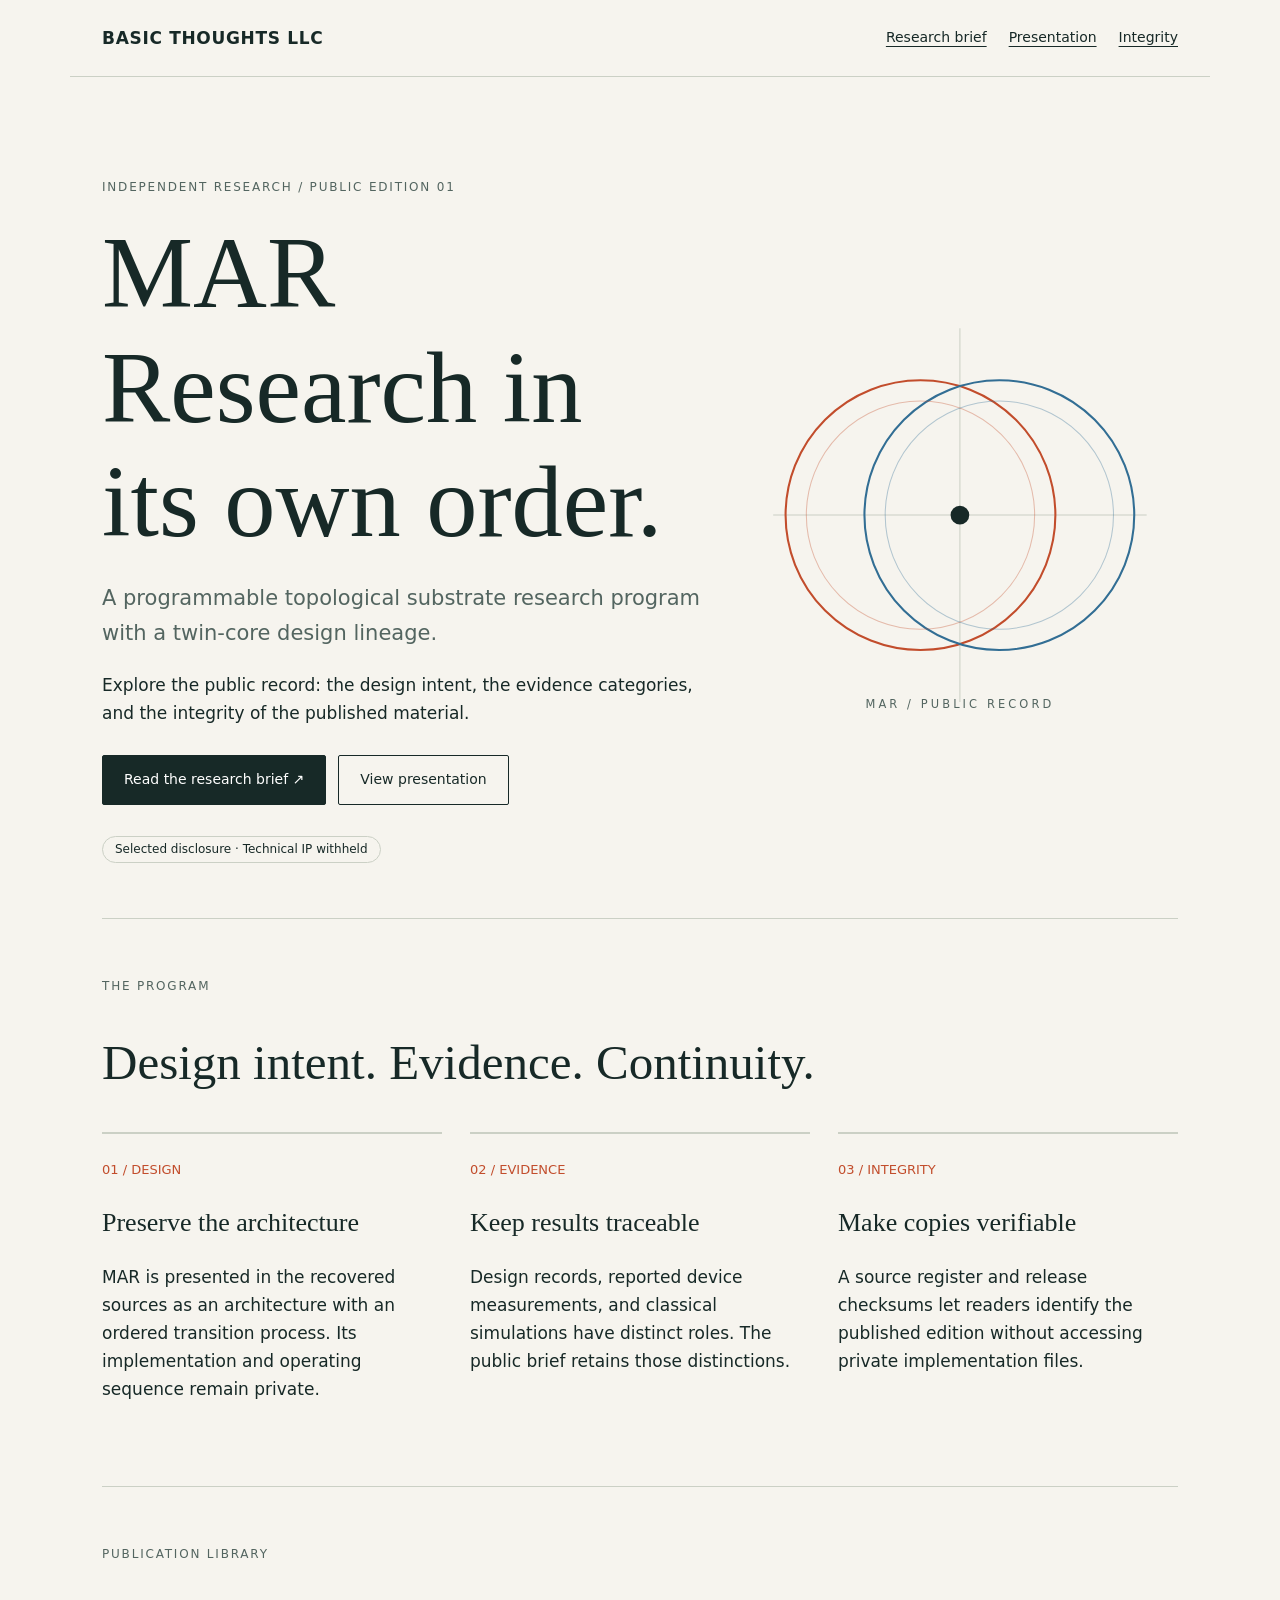
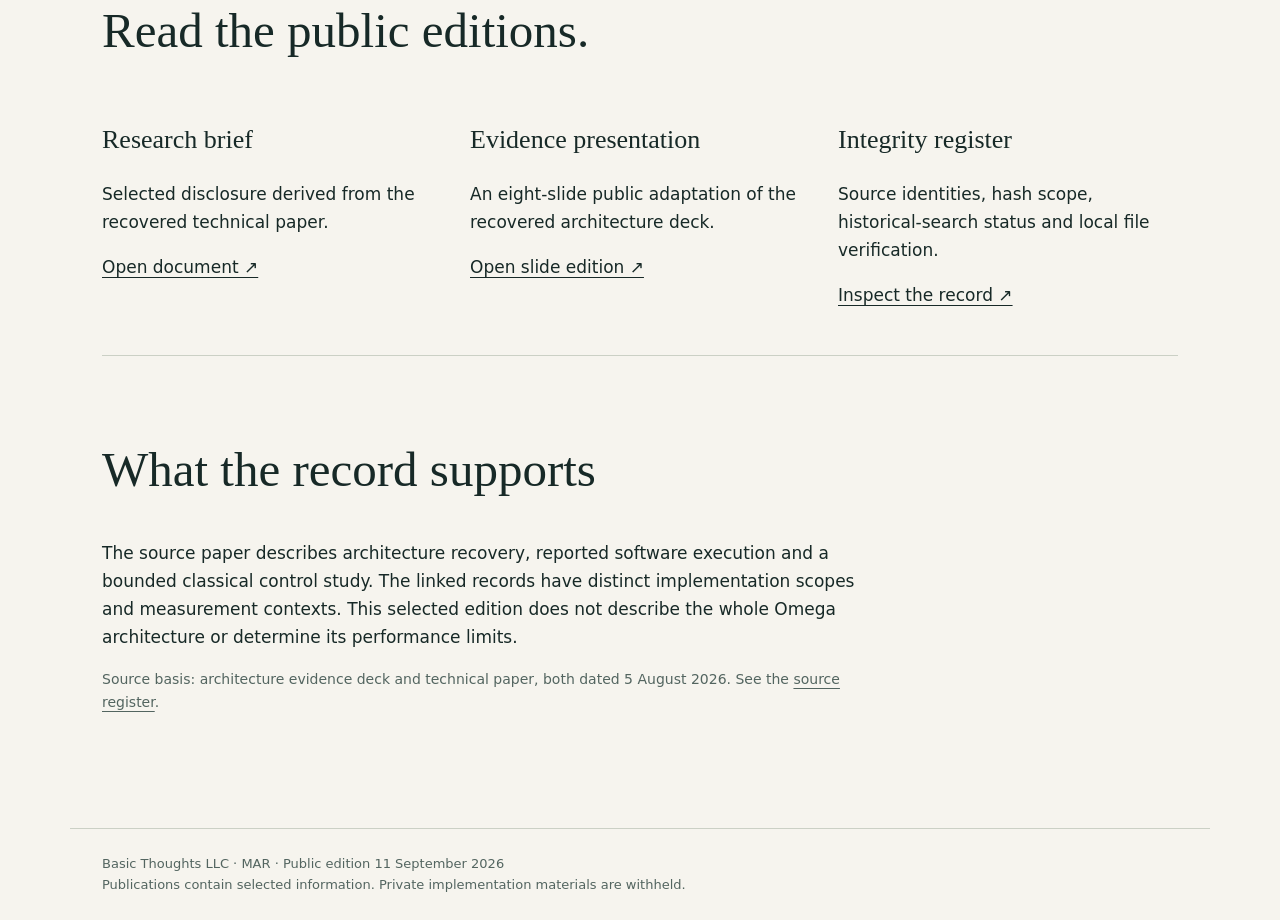
<file: research/mar/index.html>
<!doctype html>
<html lang="en"><head><meta charset="utf-8"><meta name="viewport" content="width=device-width, initial-scale=1"><meta name="description" content="Basic Thoughts LLC — MAR public research overview, redacted publications and integrity records."><meta name="referrer" content="no-referrer"><title>MAR — Public research | Basic Thoughts LLC</title><link rel="stylesheet" href="style.css"></head><body><header><a class="brand" href="index.html">BASIC THOUGHTS LLC</a><nav aria-label="Main"><a href="brief.html">Research brief</a><a href="presentation.html">Presentation</a><a href="integrity.html">Integrity</a></nav></header><main class=""><section class="hero"><div><p class="eyebrow">Independent research / Public edition 01</p><h1>MAR<br>Research in<br>its own order.</h1><p class="lead">A programmable topological substrate research program with a twin-core design lineage.</p><p>Explore the public record: the design intent, the evidence categories, and the integrity of the published material.</p><div class="actions"><a class="button" href="brief.html">Read the research brief ↗</a><a class="button secondary" href="presentation.html">View presentation</a></div><span class="tag">Selected disclosure · Technical IP withheld</span></div><svg viewBox="0 0 420 430" role="img" aria-label="MAR publication emblem: two overlapping rings"><g fill="none" stroke-width="1"><path d="M30 215H390M210 35V395" stroke="#cbd0c5"/><circle cx="172" cy="215" r="130" stroke="#c24d2c" stroke-width="2"/><circle cx="248" cy="215" r="130" stroke="#326e94" stroke-width="2"/><circle cx="172" cy="215" r="110" stroke="#c24d2c" opacity=".35"/><circle cx="248" cy="215" r="110" stroke="#326e94" opacity=".35"/><circle cx="210" cy="215" r="9" fill="#172927"/></g><text x="210" y="401" text-anchor="middle" fill="#536560" font-size="11" letter-spacing="3">MAR / PUBLIC RECORD</text></svg></section><section class="rule"><p class="eyebrow">The program</p><h2>Design intent. Evidence. Continuity.</h2><div class="grid"><article class="card"><span class="number">01 / DESIGN</span><h3>Preserve the architecture</h3><p>MAR is presented in the recovered sources as an architecture with an ordered transition process. Its implementation and operating sequence remain private.</p></article><article class="card"><span class="number">02 / EVIDENCE</span><h3>Keep results traceable</h3><p>Design records, reported device measurements, and classical simulations have distinct roles. The public brief retains those distinctions.</p></article><article class="card"><span class="number">03 / INTEGRITY</span><h3>Make copies verifiable</h3><p>A source register and release checksums let readers identify the published edition without accessing private implementation files.</p></article></div></section><section class="rule"><p class="eyebrow">Publication library</p><h2>Read the public editions.</h2><div class="grid"><article><h3>Research brief</h3><p>Selected disclosure derived from the recovered technical paper.</p><a href="brief.html">Open document ↗</a></article><article><h3>Evidence presentation</h3><p>An eight-slide public adaptation of the recovered architecture deck.</p><a href="presentation.html">Open slide edition ↗</a></article><article><h3>Integrity register</h3><p>Source identities, hash scope, historical-search status and local file verification.</p><a href="integrity.html">Inspect the record ↗</a></article></div></section><section class="rule"><h2>What the record supports</h2><p>The source paper describes architecture recovery, reported software execution and a bounded classical control study. The linked records have distinct implementation scopes and measurement contexts. This selected edition does not describe the whole Omega architecture or determine its performance limits.</p><p class="small">Source basis: architecture evidence deck and technical paper, both dated 5 August 2026. See the <a href="integrity.html">source register</a>.</p></section></main><footer>Basic Thoughts LLC · MAR · Public edition 11 September 2026<br>Publications contain selected information. Private implementation materials are withheld.</footer></body></html>
</file>
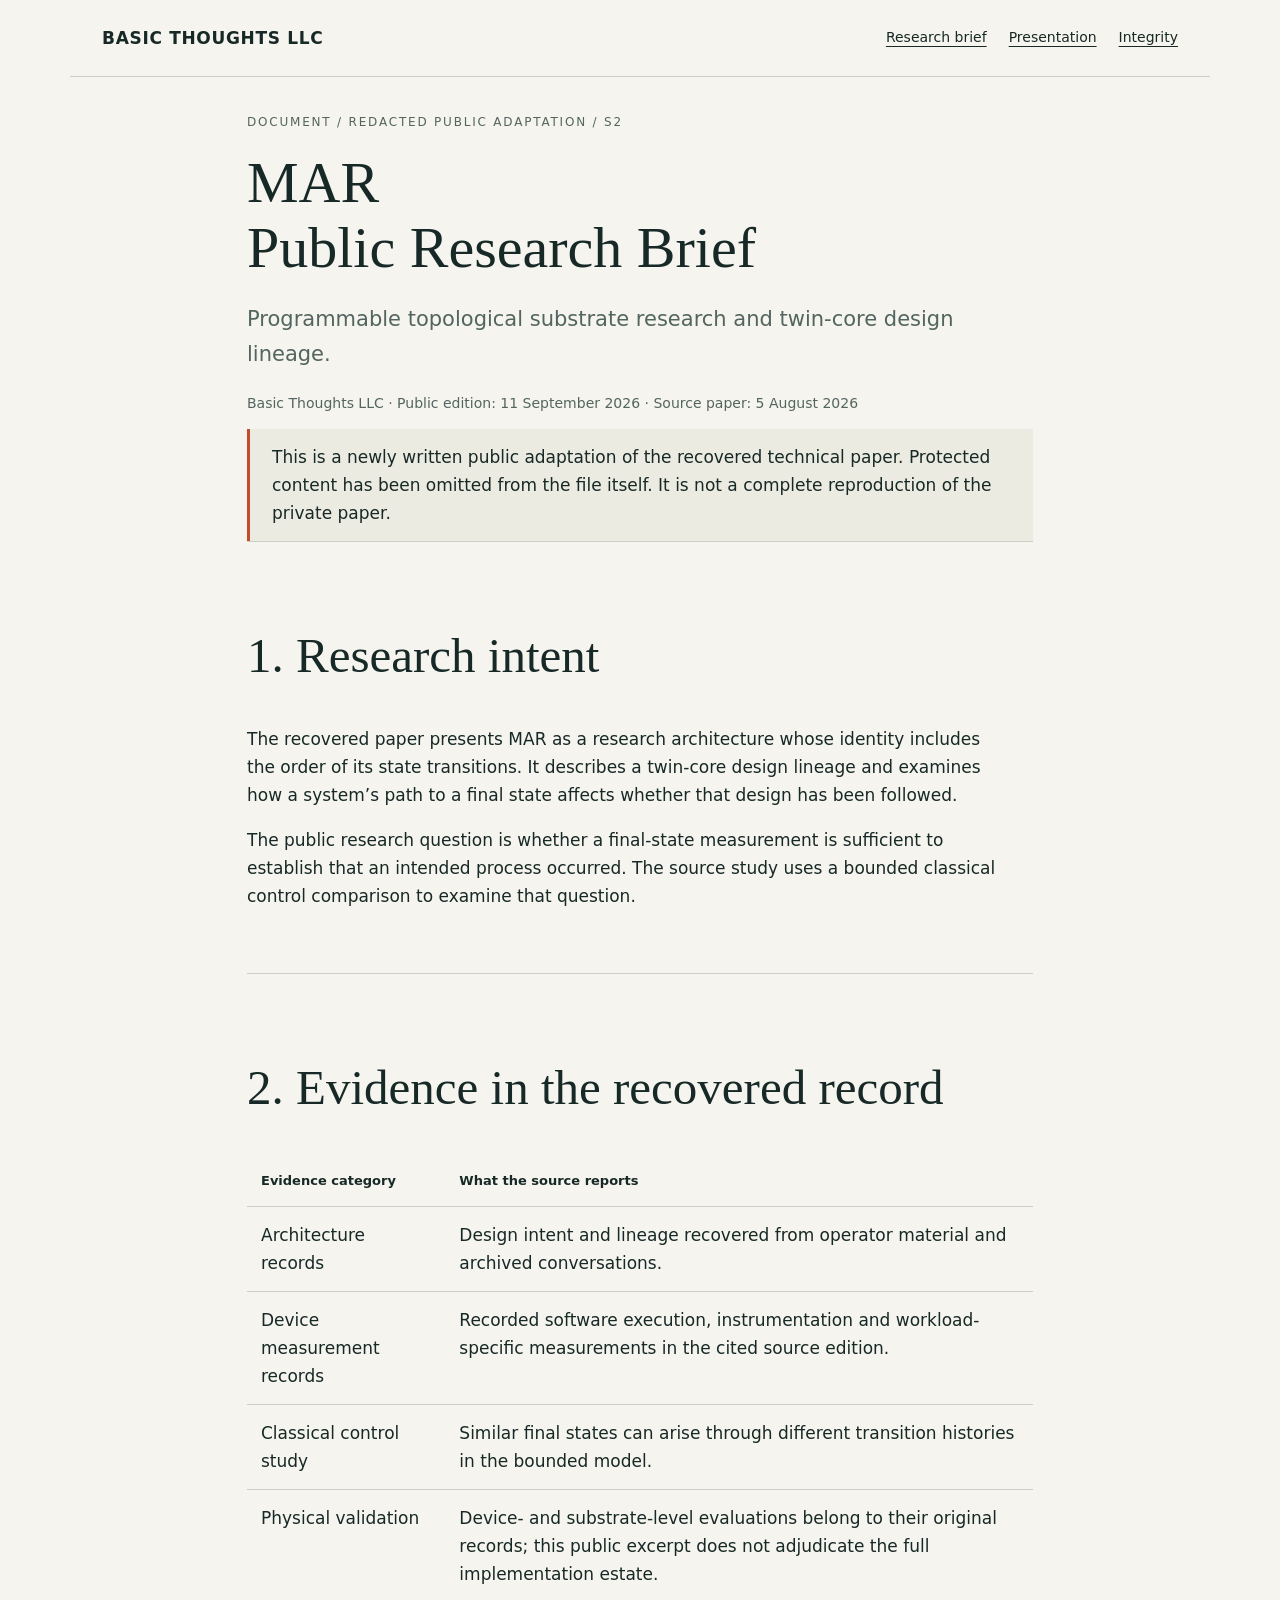
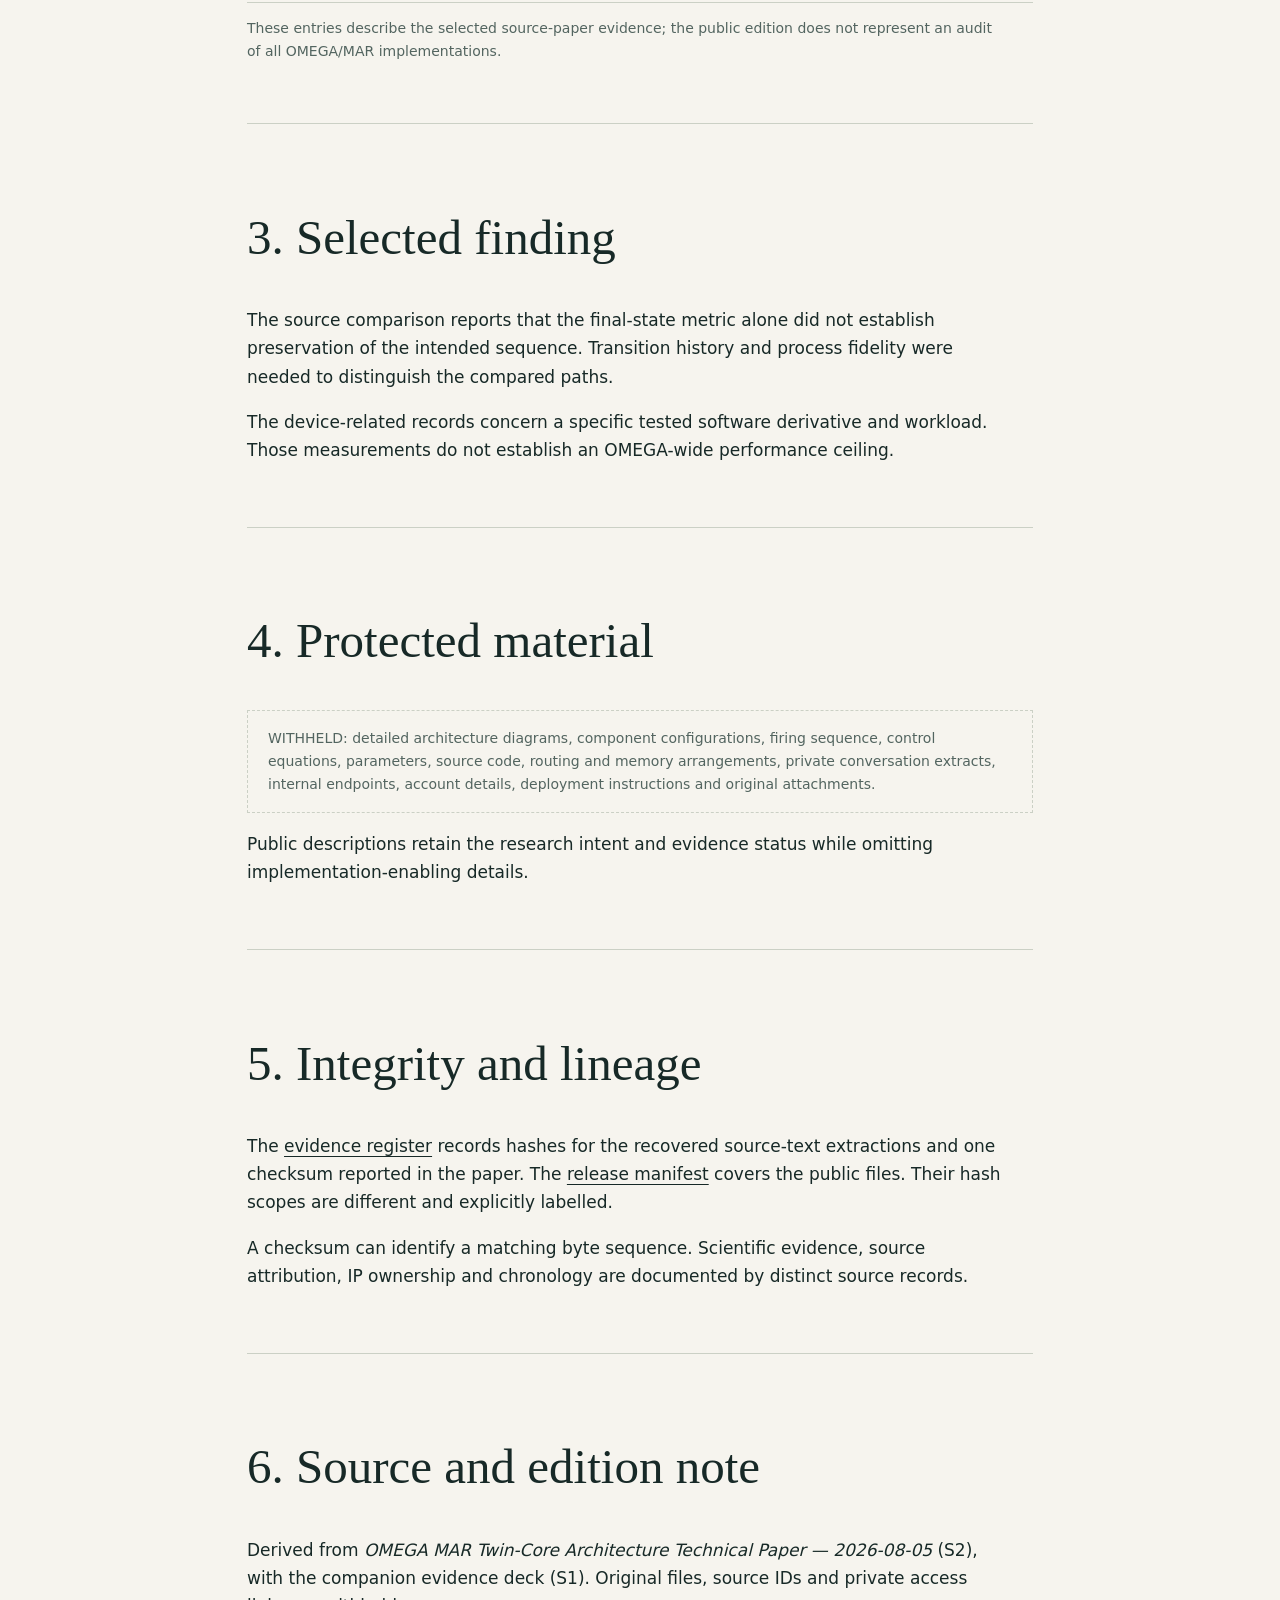
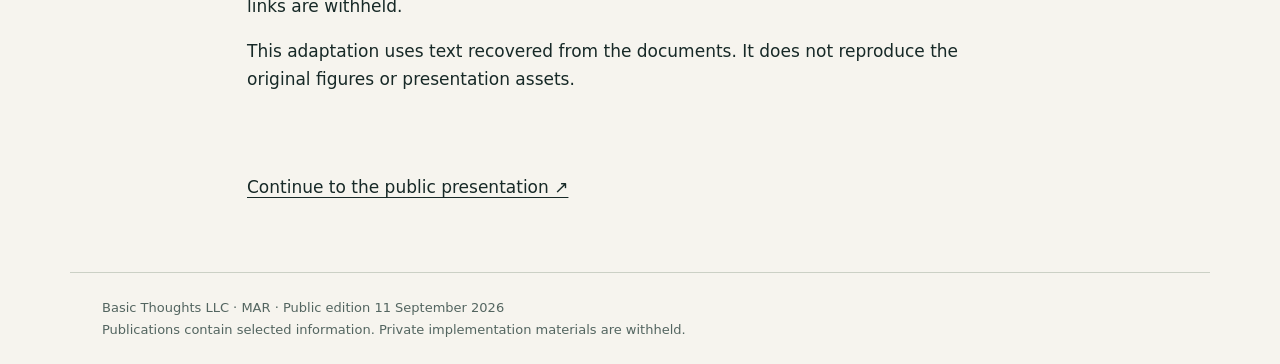
<file: research/mar/brief.html>
<!doctype html>
<html lang="en"><head><meta charset="utf-8"><meta name="viewport" content="width=device-width, initial-scale=1"><meta name="description" content="Basic Thoughts LLC — MAR public research overview, redacted publications and integrity records."><meta name="referrer" content="no-referrer"><title>MAR public research brief | Basic Thoughts LLC</title><link rel="stylesheet" href="style.css"></head><body><header><a class="brand" href="index.html">BASIC THOUGHTS LLC</a><nav aria-label="Main"><a href="brief.html">Research brief</a><a href="presentation.html">Presentation</a><a href="integrity.html">Integrity</a></nav></header><main class="document"><p class="eyebrow">Document / Redacted public adaptation / S2</p><h1>MAR<br>Public Research Brief</h1><p class="lead">Programmable topological substrate research and twin-core design lineage.</p><p class="small">Basic Thoughts LLC · Public edition: 11 September 2026 · Source paper: 5 August 2026</p><div class="notice">This is a newly written public adaptation of the recovered technical paper. Protected content has been omitted from the file itself. It is not a complete reproduction of the private paper.</div><section class="rule"><h2>1. Research intent</h2><p>The recovered paper presents MAR as a research architecture whose identity includes the order of its state transitions. It describes a twin-core design lineage and examines how a system’s path to a final state affects whether that design has been followed.</p><p>The public research question is whether a final-state measurement is sufficient to establish that an intended process occurred. The source study uses a bounded classical control comparison to examine that question.</p></section><section class="rule"><h2>2. Evidence in the recovered record</h2><table><thead><tr><th>Evidence category</th><th>What the source reports</th></tr></thead><tbody><tr><td>Architecture records</td><td>Design intent and lineage recovered from operator material and archived conversations.</td></tr><tr><td>Device measurement records</td><td>Recorded software execution, instrumentation and workload-specific measurements in the cited source edition.</td></tr><tr><td>Classical control study</td><td>Similar final states can arise through different transition histories in the bounded model.</td></tr><tr><td>Physical validation</td><td>Device- and substrate-level evaluations belong to their original records; this public excerpt does not adjudicate the full implementation estate.</td></tr></tbody></table><p class="small">These entries describe the selected source-paper evidence; the public edition does not represent an audit of all OMEGA/MAR implementations.</p></section><section class="rule"><h2>3. Selected finding</h2><p>The source comparison reports that the final-state metric alone did not establish preservation of the intended sequence. Transition history and process fidelity were needed to distinguish the compared paths.</p><p>The device-related records concern a specific tested software derivative and workload. Those measurements do not establish an OMEGA-wide performance ceiling.</p></section><section class="rule"><h2>4. Protected material</h2><div class="redacted">WITHHELD: detailed architecture diagrams, component configurations, firing sequence, control equations, parameters, source code, routing and memory arrangements, private conversation extracts, internal endpoints, account details, deployment instructions and original attachments.</div><p>Public descriptions retain the research intent and evidence status while omitting implementation-enabling details.</p></section><section class="rule"><h2>5. Integrity and lineage</h2><p>The <a href="evidence-register.json">evidence register</a> records hashes for the recovered source-text extractions and one checksum reported in the paper. The <a href="SHA256SUMS">release manifest</a> covers the public files. Their hash scopes are different and explicitly labelled.</p><p>A checksum can identify a matching byte sequence. Scientific evidence, source attribution, IP ownership and chronology are documented by distinct source records.</p></section><section class="rule"><h2>6. Source and edition note</h2><p>Derived from <em>OMEGA MAR Twin-Core Architecture Technical Paper — 2026-08-05</em> (S2), with the companion evidence deck (S1). Original files, source IDs and private access links are withheld.</p><p>This adaptation uses text recovered from the documents. It does not reproduce the original figures or presentation assets.</p></section><p><a href="presentation.html">Continue to the public presentation ↗</a></p></main><footer>Basic Thoughts LLC · MAR · Public edition 11 September 2026<br>Publications contain selected information. Private implementation materials are withheld.</footer></body></html>
</file>
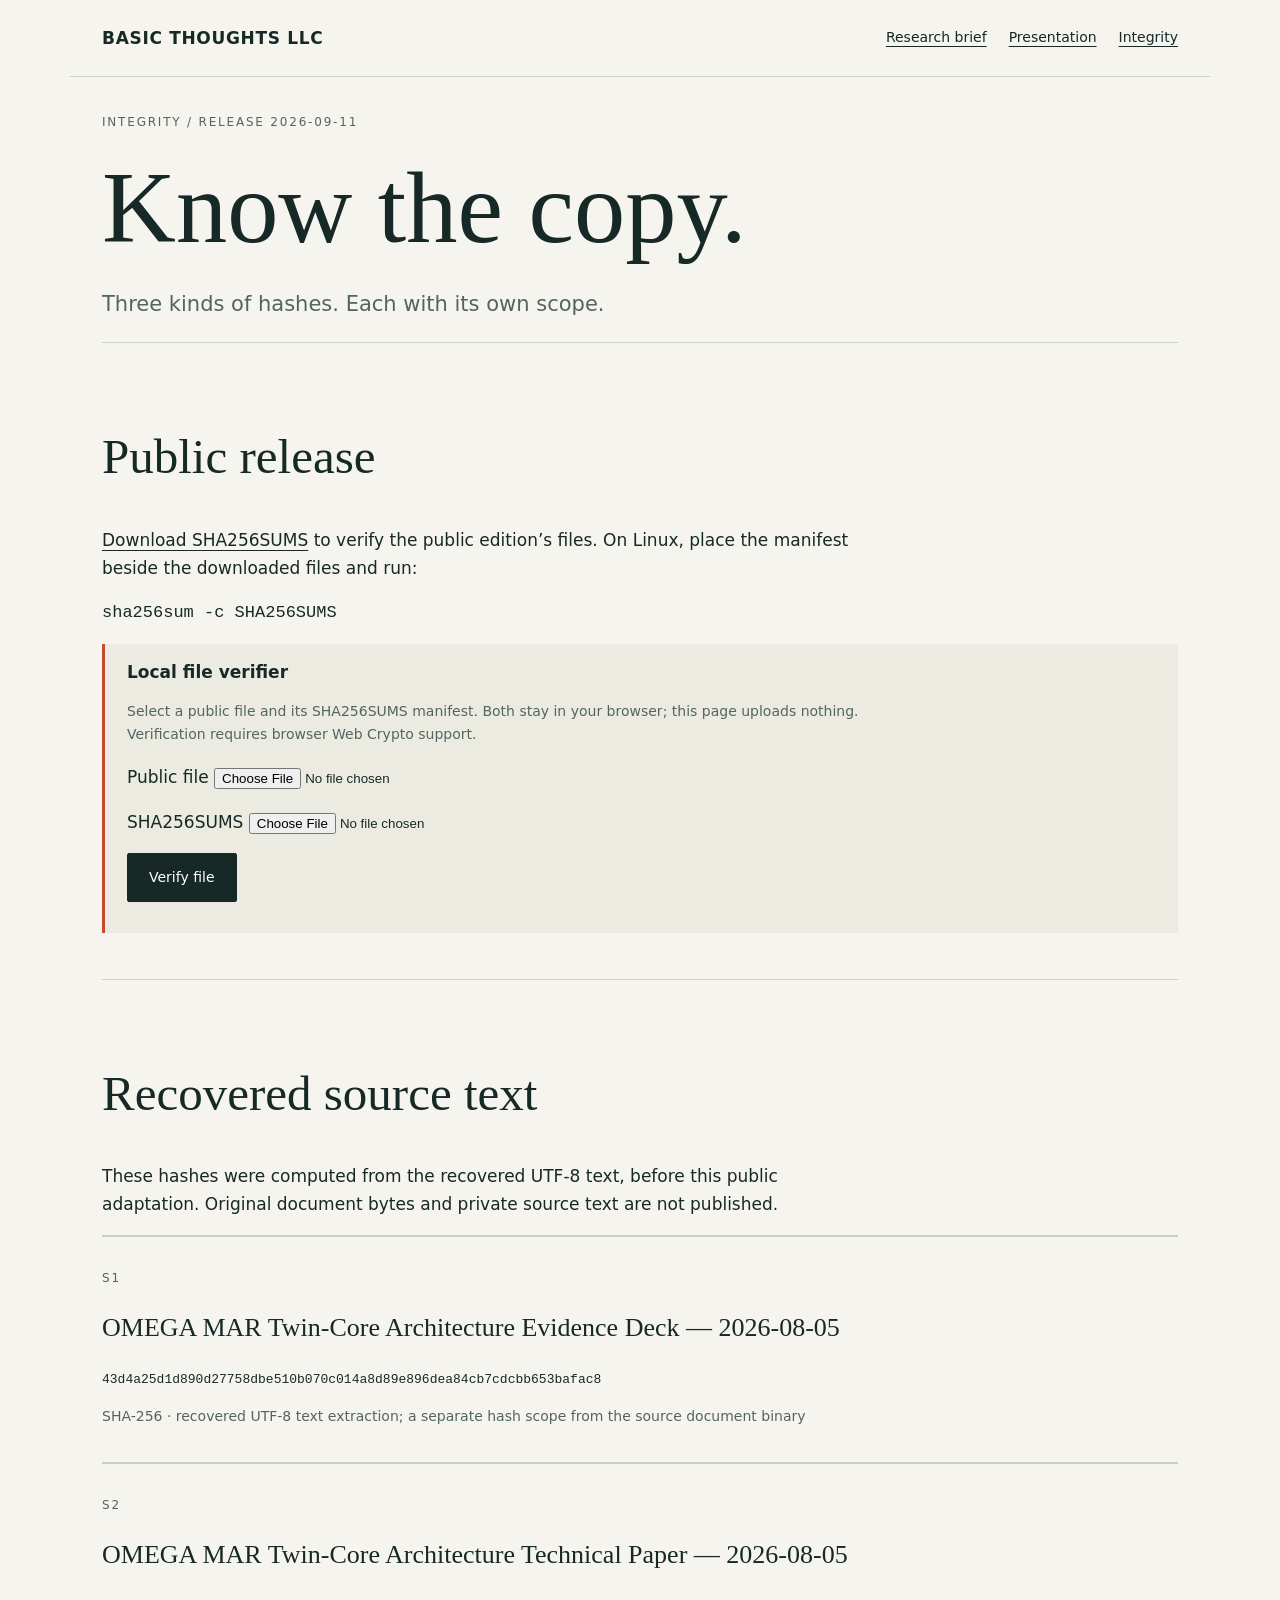
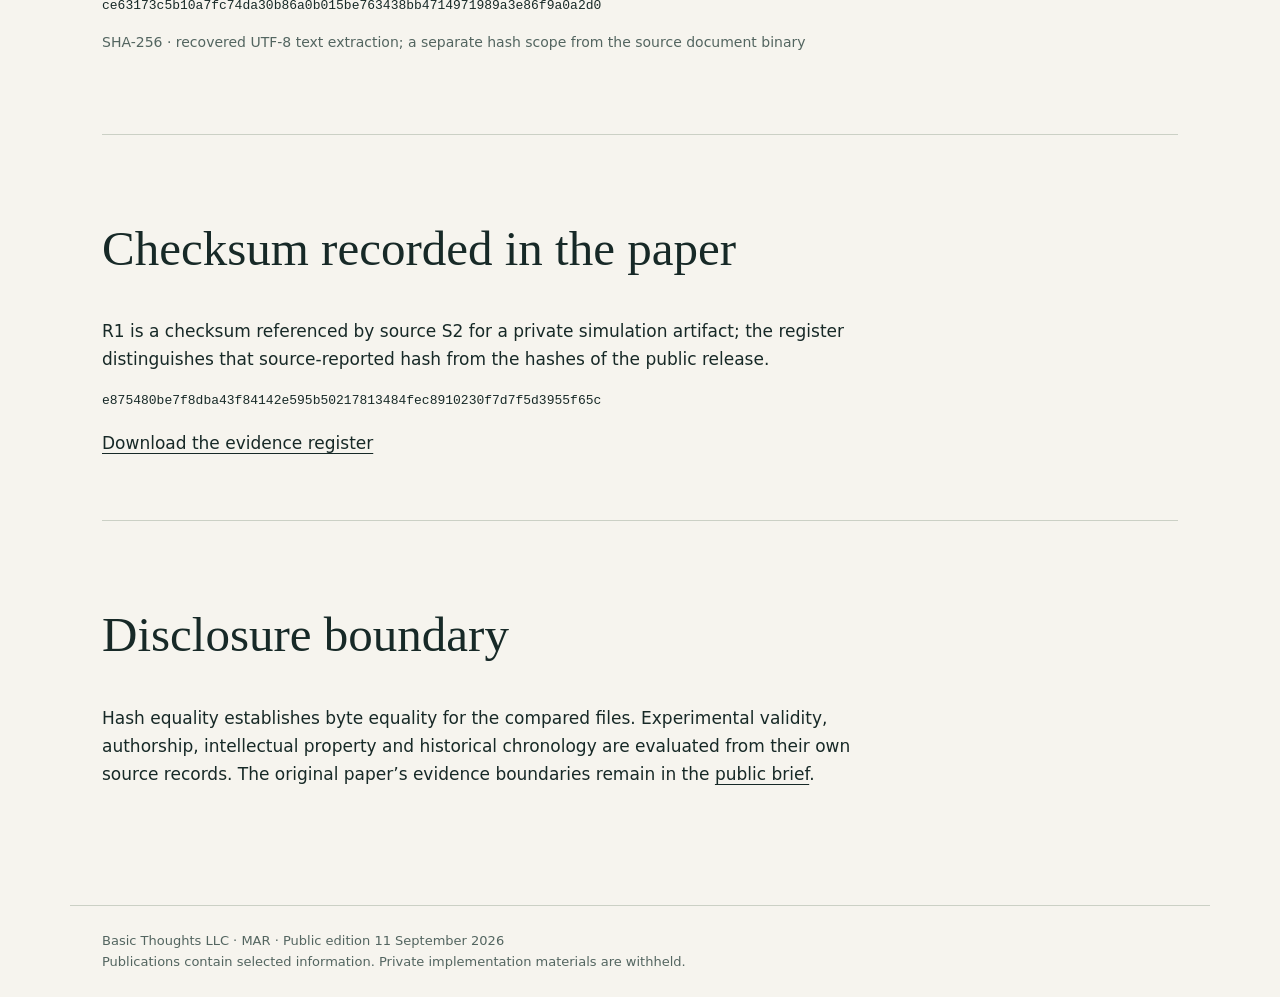
<file: research/mar/integrity.html>
<!doctype html>
<html lang="en"><head><meta charset="utf-8"><meta name="viewport" content="width=device-width, initial-scale=1"><meta name="description" content="Basic Thoughts LLC — MAR public research overview, redacted publications and integrity records."><meta name="referrer" content="no-referrer"><title>MAR integrity register | Basic Thoughts LLC</title><link rel="stylesheet" href="style.css"></head><body><header><a class="brand" href="index.html">BASIC THOUGHTS LLC</a><nav aria-label="Main"><a href="brief.html">Research brief</a><a href="presentation.html">Presentation</a><a href="integrity.html">Integrity</a></nav></header><main class=""><p class="eyebrow">Integrity / Release 2026-09-11</p><h1>Know the copy.</h1><p class="lead">Three kinds of hashes. Each with its own scope.</p><section class="rule"><h2>Public release</h2><p><a href="SHA256SUMS" download>Download SHA256SUMS</a> to verify the public edition’s files. On Linux, place the manifest beside the downloaded files and run:</p><pre>sha256sum -c SHA256SUMS</pre><div class="notice"><strong>Local file verifier</strong><p class="small">Select a public file and its SHA256SUMS manifest. Both stay in your browser; this page uploads nothing. Verification requires browser Web Crypto support.</p><p><label>Public file <input id="file" type="file"></label></p><p><label>SHA256SUMS <input id="manifest" type="file"></label></p><button class="button" id="verify" type="button">Verify file</button><p id="result" role="status" aria-live="polite"></p></div></section><section class="rule"><h2>Recovered source text</h2><p>These hashes were computed from the recovered UTF-8 text, before this public adaptation. Original document bytes and private source text are not published.</p><article class="card"><p class="eyebrow">S1</p><h3>OMEGA MAR Twin-Core Architecture Evidence Deck — 2026-08-05</h3><p class="hash">43d4a25d1d890d27758dbe510b070c014a8d89e896dea84cb7cdcbb653bafac8</p><p class="small">SHA-256 · recovered UTF-8 text extraction; a separate hash scope from the source document binary</p></article><article class="card"><p class="eyebrow">S2</p><h3>OMEGA MAR Twin-Core Architecture Technical Paper — 2026-08-05</h3><p class="hash">ce63173c5b10a7fc74da30b86a0b015be763438bb4714971989a3e86f9a0a2d0</p><p class="small">SHA-256 · recovered UTF-8 text extraction; a separate hash scope from the source document binary</p></article></section><section class="rule"><h2>Checksum recorded in the paper</h2><p>R1 is a checksum referenced by source S2 for a private simulation artifact; the register distinguishes that source-reported hash from the hashes of the public release.</p><p class="hash">e875480be7f8dba43f84142e595b50217813484fec8910230f7d7f5d3955f65c</p><p><a href="evidence-register.json">Download the evidence register</a></p></section><section class="rule"><h2>Disclosure boundary</h2><p>Hash equality establishes byte equality for the compared files. Experimental validity, authorship, intellectual property and historical chronology are evaluated from their own source records. The original paper’s evidence boundaries remain in the <a href="brief.html">public brief</a>.</p></section><script src="verify.js" defer></script></main><footer>Basic Thoughts LLC · MAR · Public edition 11 September 2026<br>Publications contain selected information. Private implementation materials are withheld.</footer></body></html>
</file>
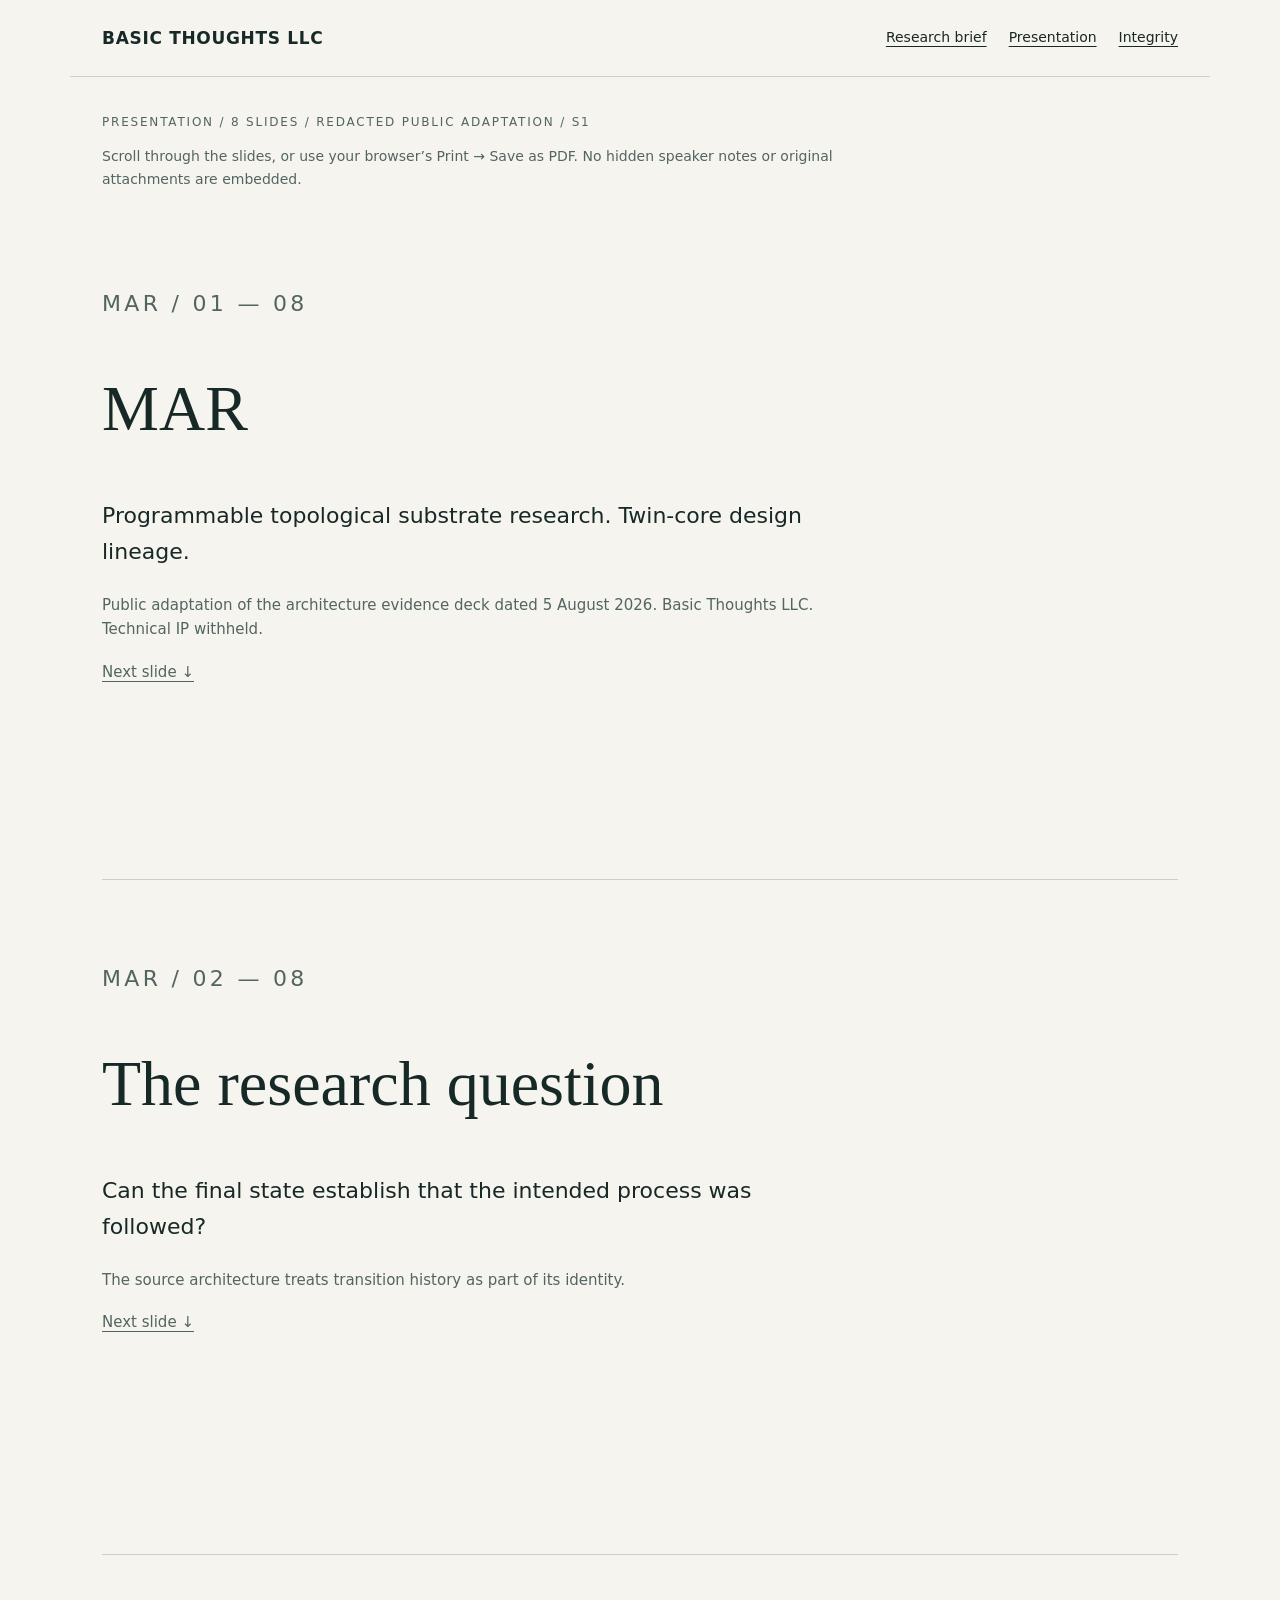
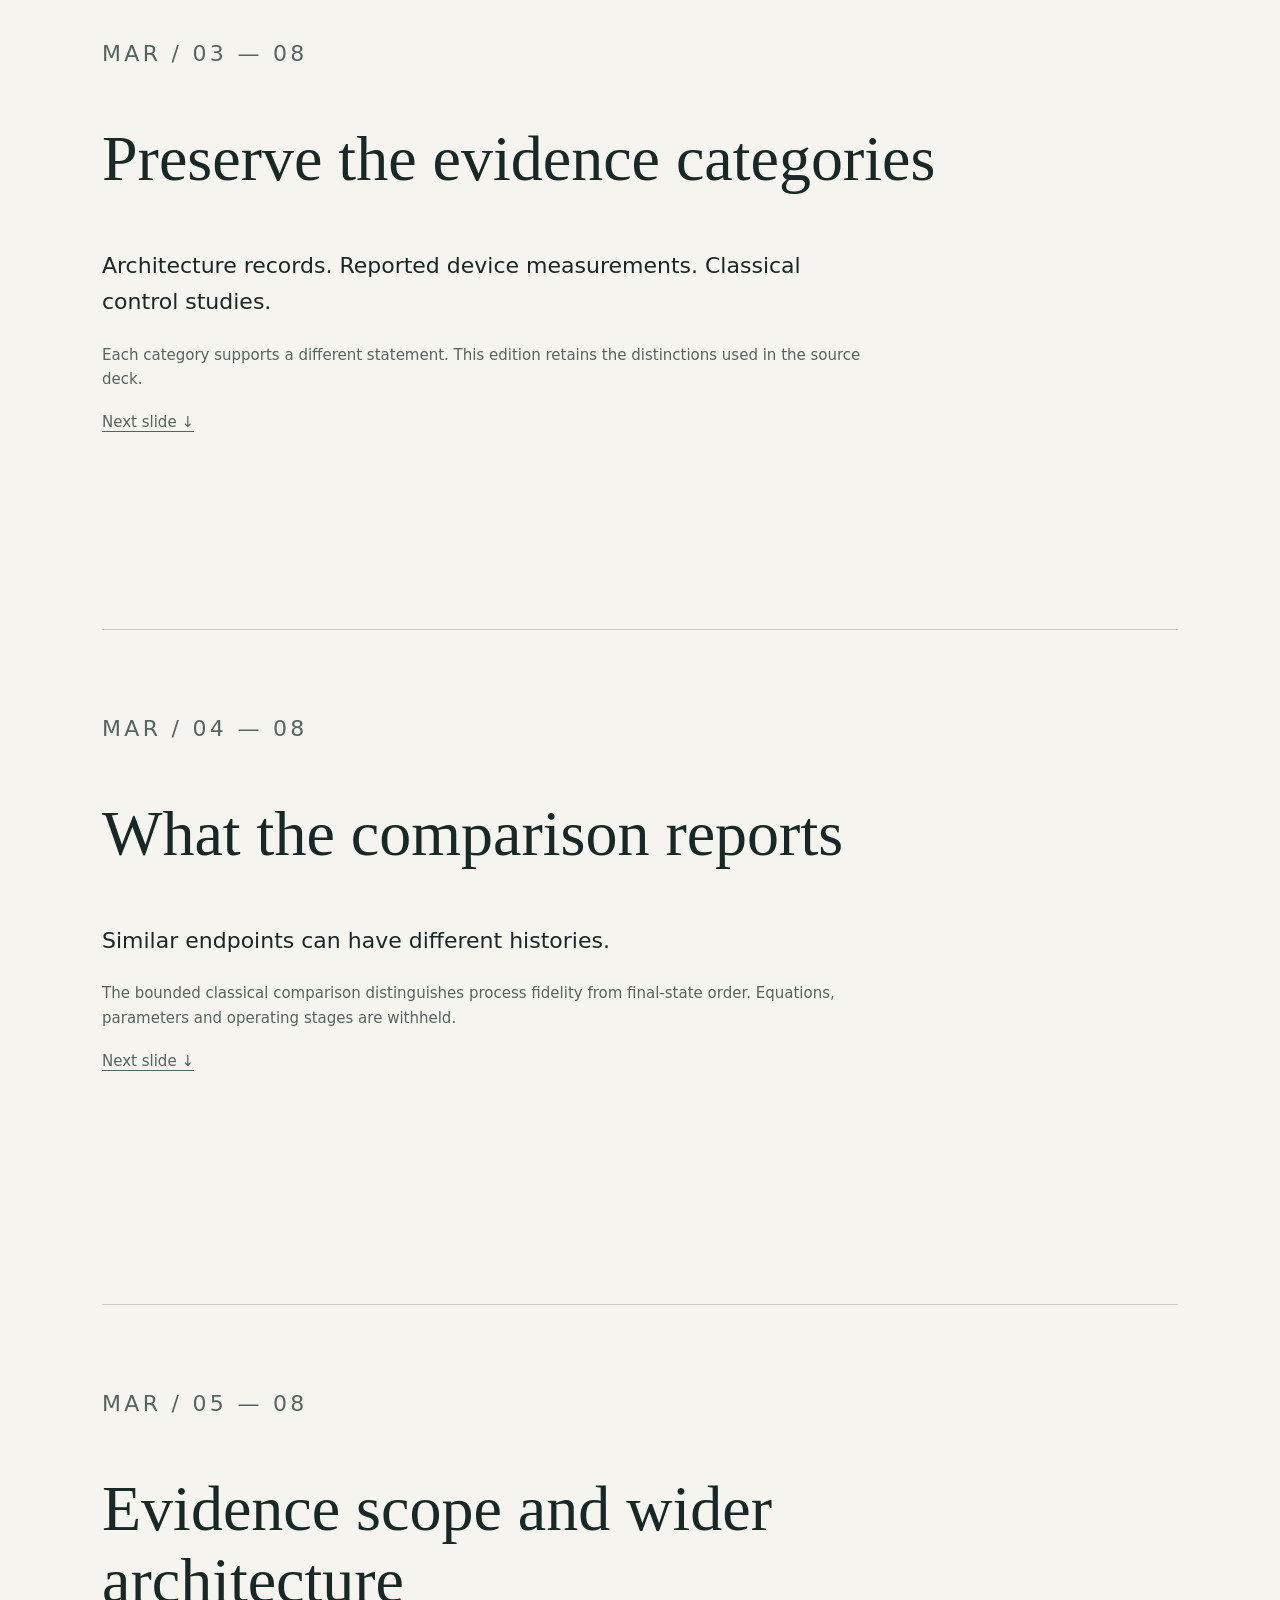
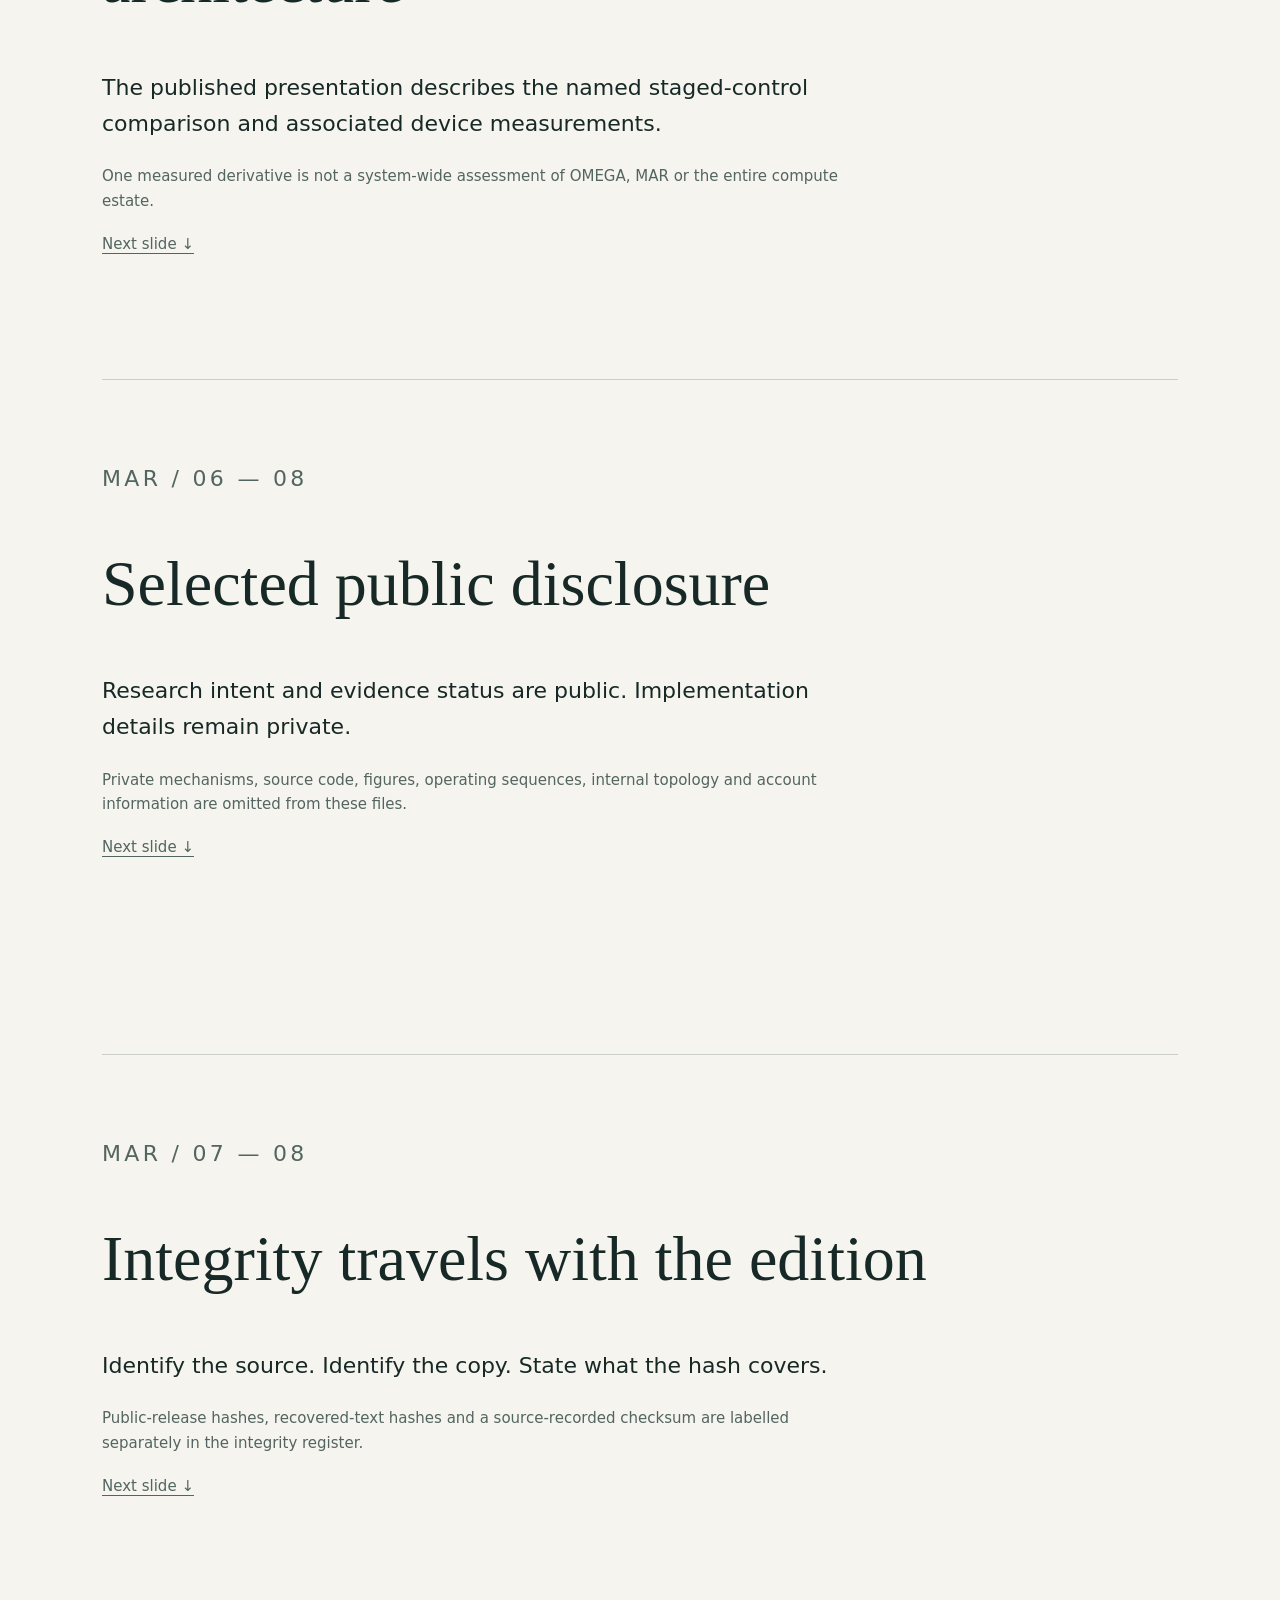
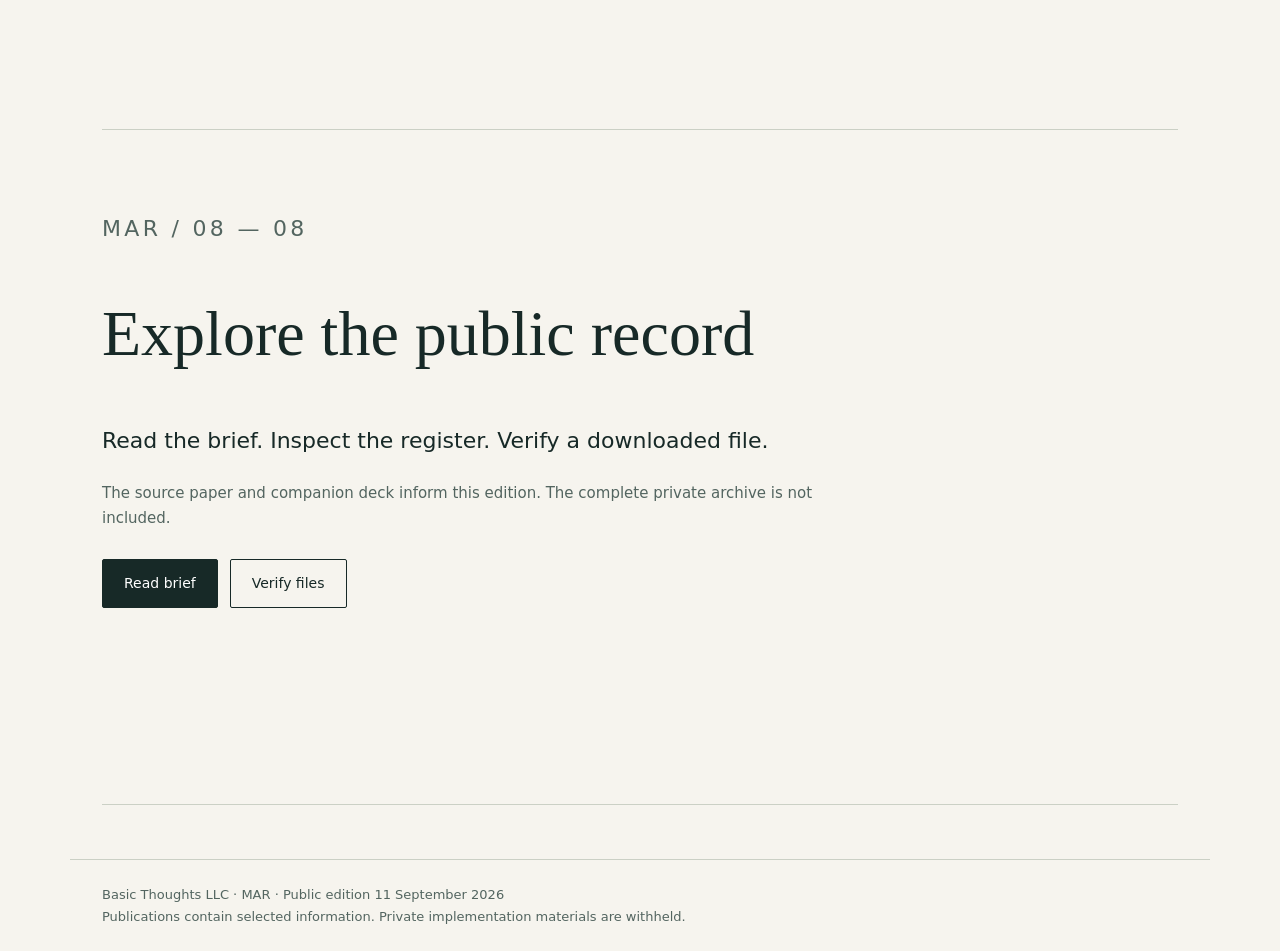
<file: research/mar/presentation.html>
<!doctype html>
<html lang="en"><head><meta charset="utf-8"><meta name="viewport" content="width=device-width, initial-scale=1"><meta name="description" content="Basic Thoughts LLC — MAR public research overview, redacted publications and integrity records."><meta name="referrer" content="no-referrer"><title>MAR public presentation | Basic Thoughts LLC</title><link rel="stylesheet" href="style.css"></head><body><header><a class="brand" href="index.html">BASIC THOUGHTS LLC</a><nav aria-label="Main"><a href="brief.html">Research brief</a><a href="presentation.html">Presentation</a><a href="integrity.html">Integrity</a></nav></header><main class=""><p class="eyebrow">Presentation / 8 slides / Redacted public adaptation / S1</p><p class="small">Scroll through the slides, or use your browser’s Print → Save as PDF. No hidden speaker notes or original attachments are embedded.</p><section class="slide" id="slide-1"><p class="eyebrow">MAR / 01 — 08</p><h2>MAR</h2><p>Programmable topological substrate research. Twin-core design lineage.</p><p class="small">Public adaptation of the architecture evidence deck dated 5 August 2026. Basic Thoughts LLC. Technical IP withheld.</p><a class="small no-print" href="#slide-2">Next slide ↓</a></section><section class="slide" id="slide-2"><p class="eyebrow">MAR / 02 — 08</p><h2>The research question</h2><p>Can the final state establish that the intended process was followed?</p><p class="small">The source architecture treats transition history as part of its identity.</p><a class="small no-print" href="#slide-3">Next slide ↓</a></section><section class="slide" id="slide-3"><p class="eyebrow">MAR / 03 — 08</p><h2>Preserve the evidence categories</h2><p>Architecture records. Reported device measurements. Classical control studies.</p><p class="small">Each category supports a different statement. This edition retains the distinctions used in the source deck.</p><a class="small no-print" href="#slide-4">Next slide ↓</a></section><section class="slide" id="slide-4"><p class="eyebrow">MAR / 04 — 08</p><h2>What the comparison reports</h2><p>Similar endpoints can have different histories.</p><p class="small">The bounded classical comparison distinguishes process fidelity from final-state order. Equations, parameters and operating stages are withheld.</p><a class="small no-print" href="#slide-5">Next slide ↓</a></section><section class="slide" id="slide-5"><p class="eyebrow">MAR / 05 — 08</p><h2>Evidence scope and wider architecture</h2><p>The published presentation describes the named staged-control comparison and associated device measurements.</p><p class="small">One measured derivative is not a system-wide assessment of OMEGA, MAR or the entire compute estate.</p><a class="small no-print" href="#slide-6">Next slide ↓</a></section><section class="slide" id="slide-6"><p class="eyebrow">MAR / 06 — 08</p><h2>Selected public disclosure</h2><p>Research intent and evidence status are public. Implementation details remain private.</p><p class="small">Private mechanisms, source code, figures, operating sequences, internal topology and account information are omitted from these files.</p><a class="small no-print" href="#slide-7">Next slide ↓</a></section><section class="slide" id="slide-7"><p class="eyebrow">MAR / 07 — 08</p><h2>Integrity travels with the edition</h2><p>Identify the source. Identify the copy. State what the hash covers.</p><p class="small">Public-release hashes, recovered-text hashes and a source-recorded checksum are labelled separately in the integrity register.</p><a class="small no-print" href="#slide-8">Next slide ↓</a></section><section class="slide" id="slide-8"><p class="eyebrow">MAR / 08 — 08</p><h2>Explore the public record</h2><p>Read the brief. Inspect the register. Verify a downloaded file.</p><p class="small">The source paper and companion deck inform this edition. The complete private archive is not included.</p><div class="actions"><a class="button" href="brief.html">Read brief</a><a class="button secondary" href="integrity.html">Verify files</a></div></section></main><footer>Basic Thoughts LLC · MAR · Public edition 11 September 2026<br>Publications contain selected information. Private implementation materials are withheld.</footer></body></html>
</file>
<file: research/mar/style.css>
:root{--paper:#f6f4ee;--ink:#172927;--muted:#536560;--line:#cbd0c5;--accent:#c24d2c;--blue:#326e94}*{box-sizing:border-box}html{scroll-behavior:smooth}body{margin:0;background:var(--paper);color:var(--ink);font:17px/1.65 system-ui,sans-serif}a{color:inherit;text-underline-offset:4px}a:hover{color:var(--accent)}a:focus-visible,button:focus-visible,input:focus-visible{outline:3px solid var(--blue);outline-offset:5px}header,main,footer{max-width:1140px;margin:auto;padding:24px 32px}header{display:flex;gap:20px;justify-content:space-between;align-items:center;border-bottom:1px solid var(--line)}nav{display:flex;gap:22px;flex-wrap:wrap;font-size:14px}.brand{text-decoration:none;font-weight:750;letter-spacing:.04em}.eyebrow{font:12px/1.5 system-ui;letter-spacing:.15em;text-transform:uppercase;color:var(--muted)}h1,h2,h3{line-height:1.12;font-family:Georgia,serif;font-weight:400}h1{font-size:clamp(52px,8vw,104px);margin:20px 0}h2{font-size:clamp(32px,4vw,49px)}h3{font-size:26px}p{max-width:760px}.lead{font-size:21px;color:var(--muted)}.hero{padding:65px 0 55px;display:grid;grid-template-columns:1.4fr 1fr;align-items:center;gap:30px}.hero svg{width:100%;height:auto}.button{display:inline-block;padding:12px 21px;border:1px solid var(--ink);background:var(--ink);color:white;text-decoration:none;font-size:14px;border-radius:2px}.button:hover{background:var(--accent);color:white}.secondary{background:transparent;color:var(--ink)}.actions{display:flex;gap:12px;flex-wrap:wrap;margin:28px 0}.rule{border-top:1px solid var(--line);padding:46px 0}.grid{display:grid;grid-template-columns:repeat(3,1fr);gap:28px}.card{border-top:2px solid var(--line);padding:20px 0}.card .number{color:var(--accent);font-size:13px}.small{font-size:14px;color:var(--muted)}.notice{border-left:3px solid var(--accent);padding:14px 22px;background:#ecebe2}.redacted{padding:16px 20px;border:1px dashed var(--line);color:var(--muted);font-size:14px}.tag{display:inline-block;border:1px solid var(--line);border-radius:30px;padding:3px 12px;font-size:12px}.hash{overflow-wrap:anywhere;font:13px/1.7 monospace}table{width:100%;border-collapse:collapse;text-align:left}td,th{padding:14px;border-bottom:1px solid var(--line);vertical-align:top}th{font-size:13px}footer{border-top:1px solid var(--line);font-size:13px;color:var(--muted);margin-top:30px}.document{max-width:850px}.document h1{font-size:58px}.slide{min-height:75vh;padding:60px 0;border-bottom:1px solid var(--line);scroll-margin-top:20px}.slide h2{font-size:clamp(40px,5vw,64px);max-width:850px}.slide p{font-size:22px}.slide .small{font-size:15px}input{max-width:100%}button{cursor:pointer;font:inherit}#result{overflow-wrap:anywhere}pre{white-space:pre-wrap;overflow-wrap:anywhere} @media(max-width:720px){header{align-items:flex-start;flex-direction:column}header,main,footer{padding:22px}.hero{grid-template-columns:1fr;padding-top:30px}.hero svg{max-height:240px}.grid{grid-template-columns:1fr;gap:10px}.document h1{font-size:42px}td,th{padding:9px;font-size:14px}.slide{min-height:auto;padding:42px 0}}@media print{nav,.actions,.no-print{display:none}body{background:white;font-size:12pt}header,main,footer{max-width:none;padding:10px}h1{font-size:36pt}.slide{break-after:page;min-height:0;border:0;padding:30px 0}.slide:last-child{break-after:auto}.slide h2{font-size:32pt}.slide p{font-size:18pt}a{text-decoration:none}.rule{break-inside:avoid}.hero{padding:10px 0}}
</file>
